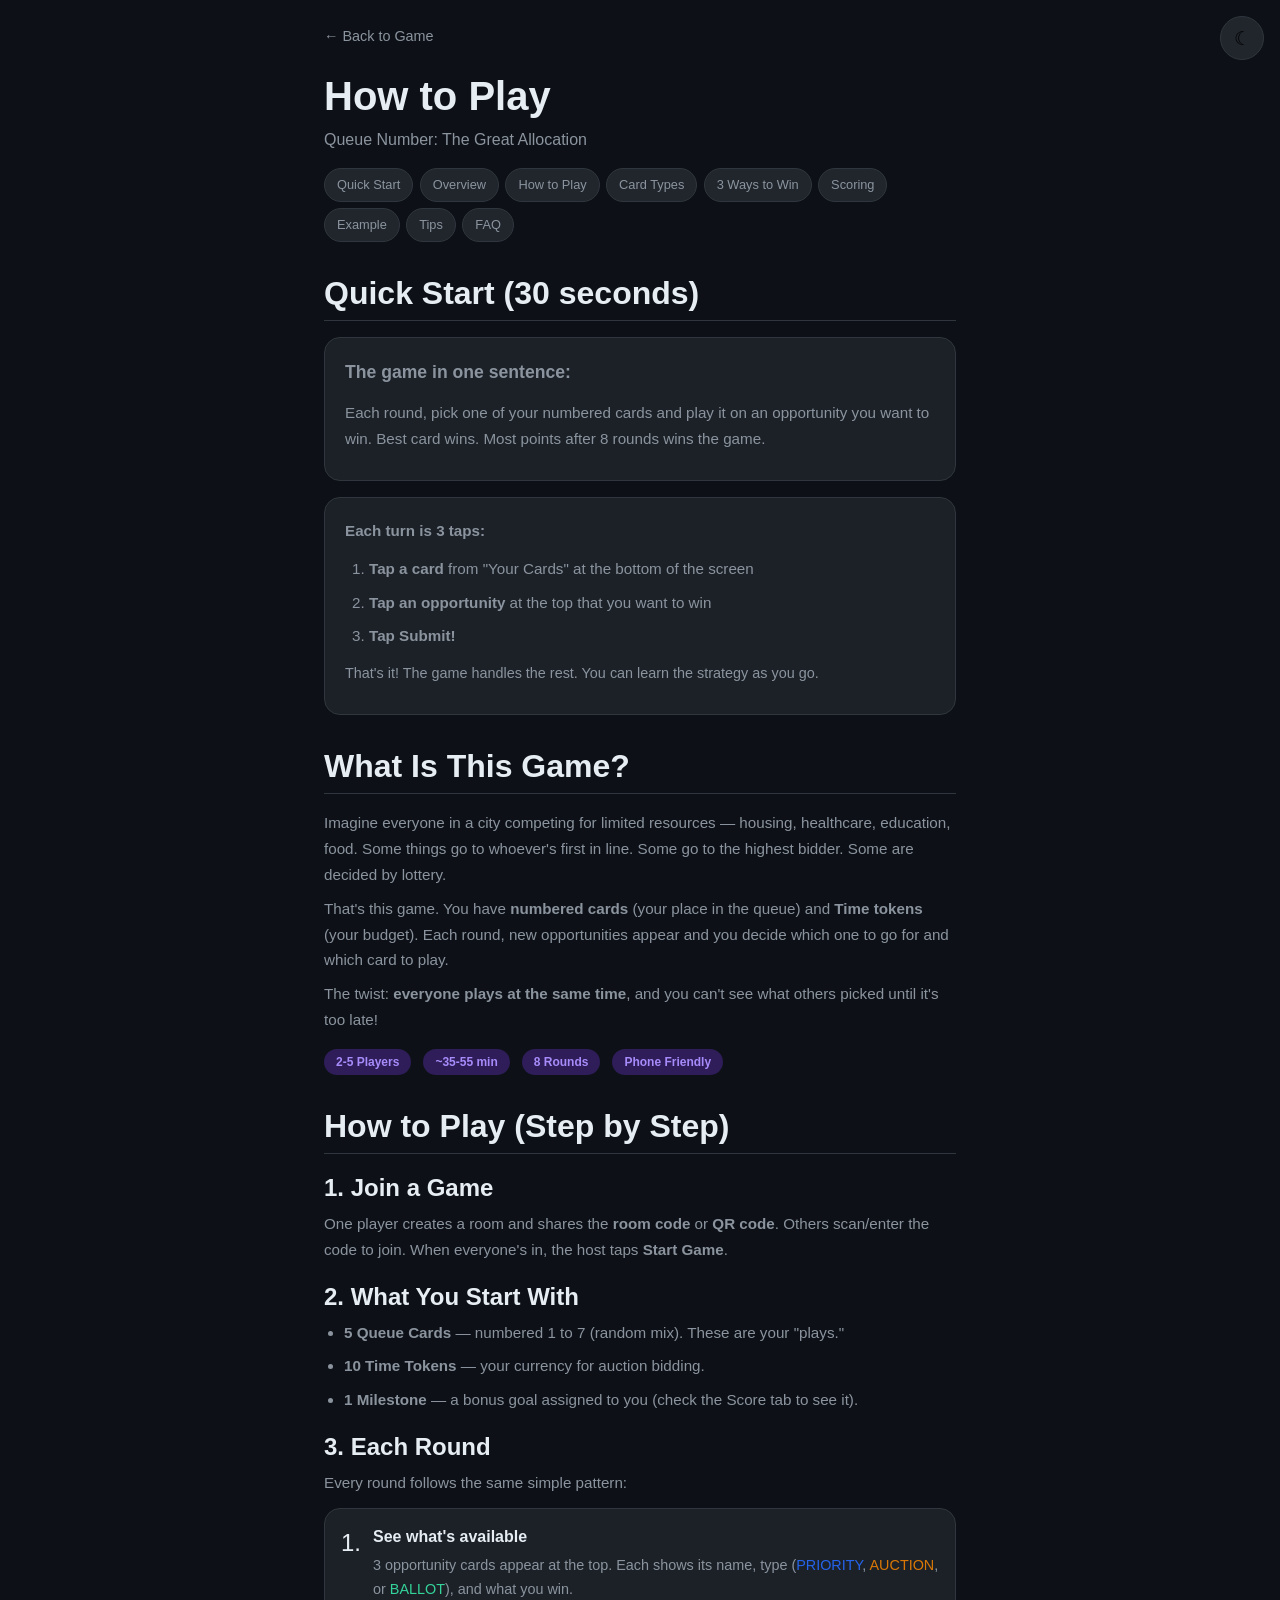
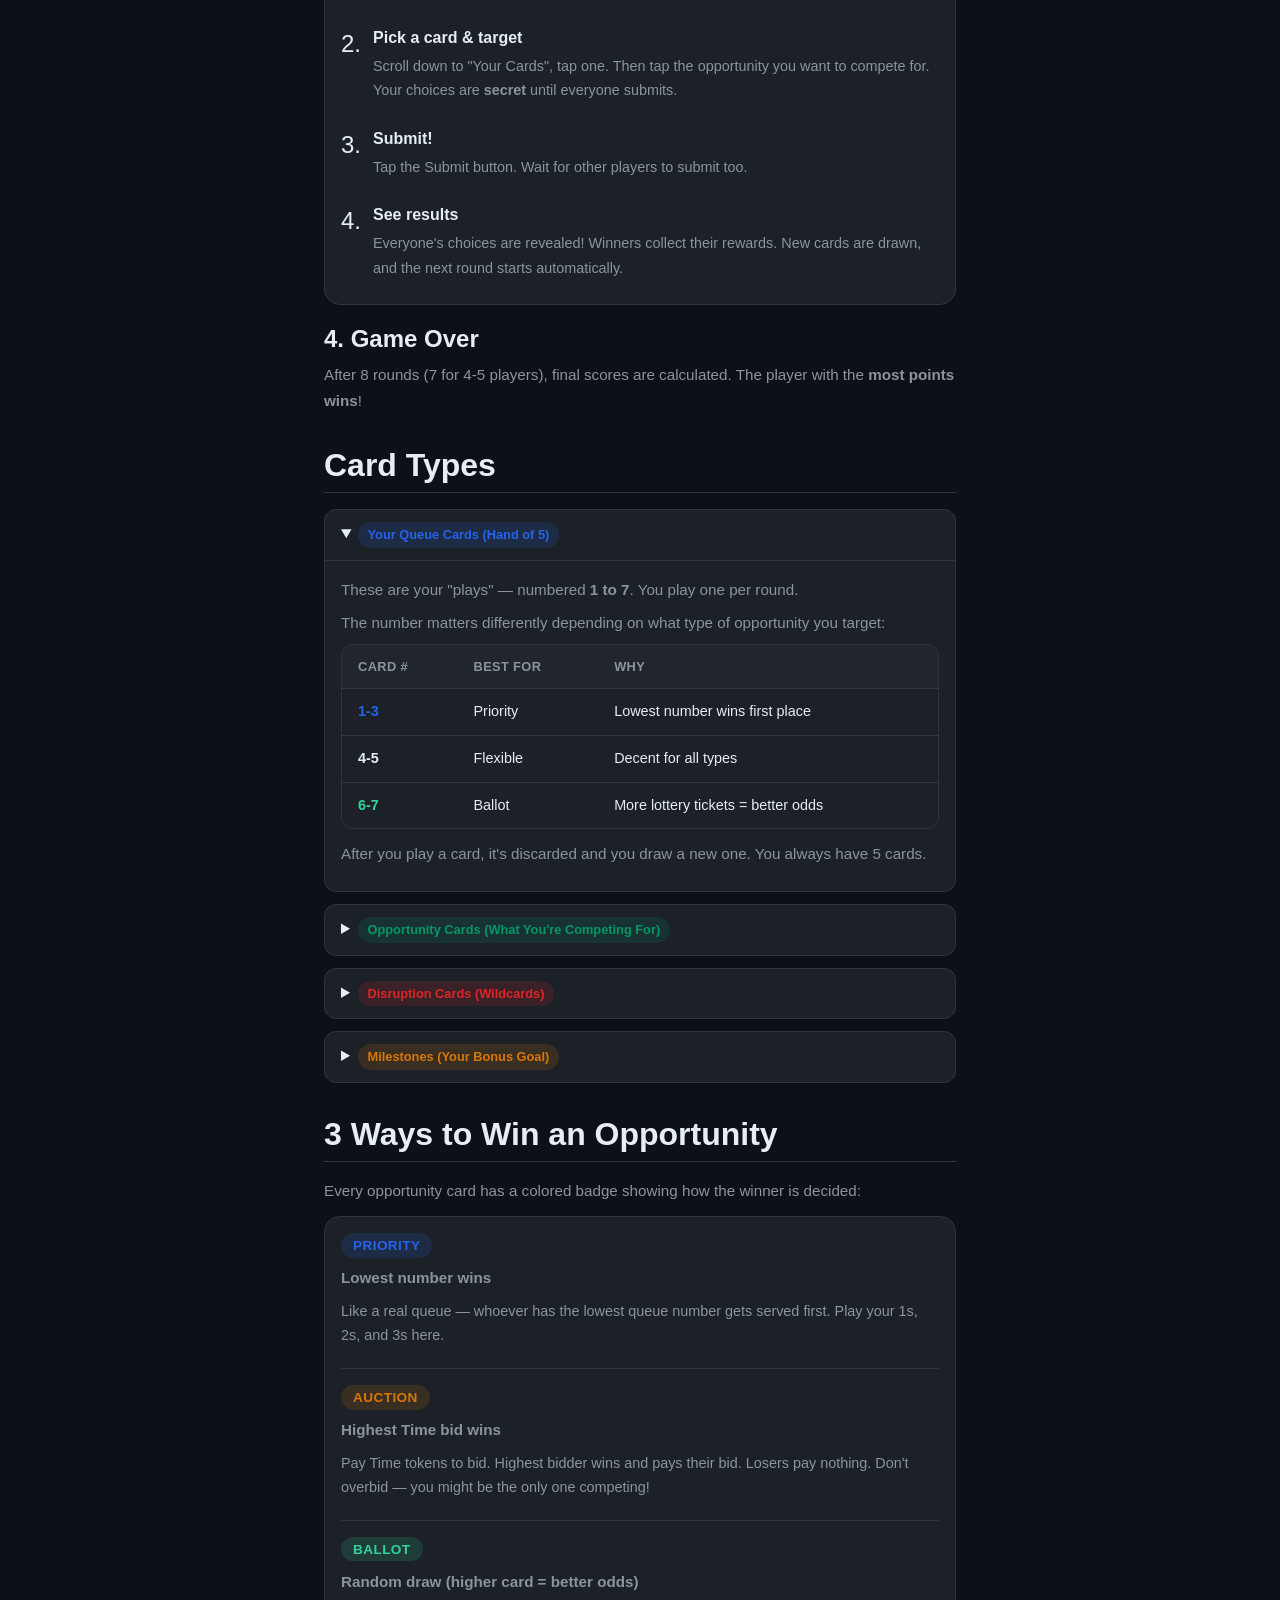
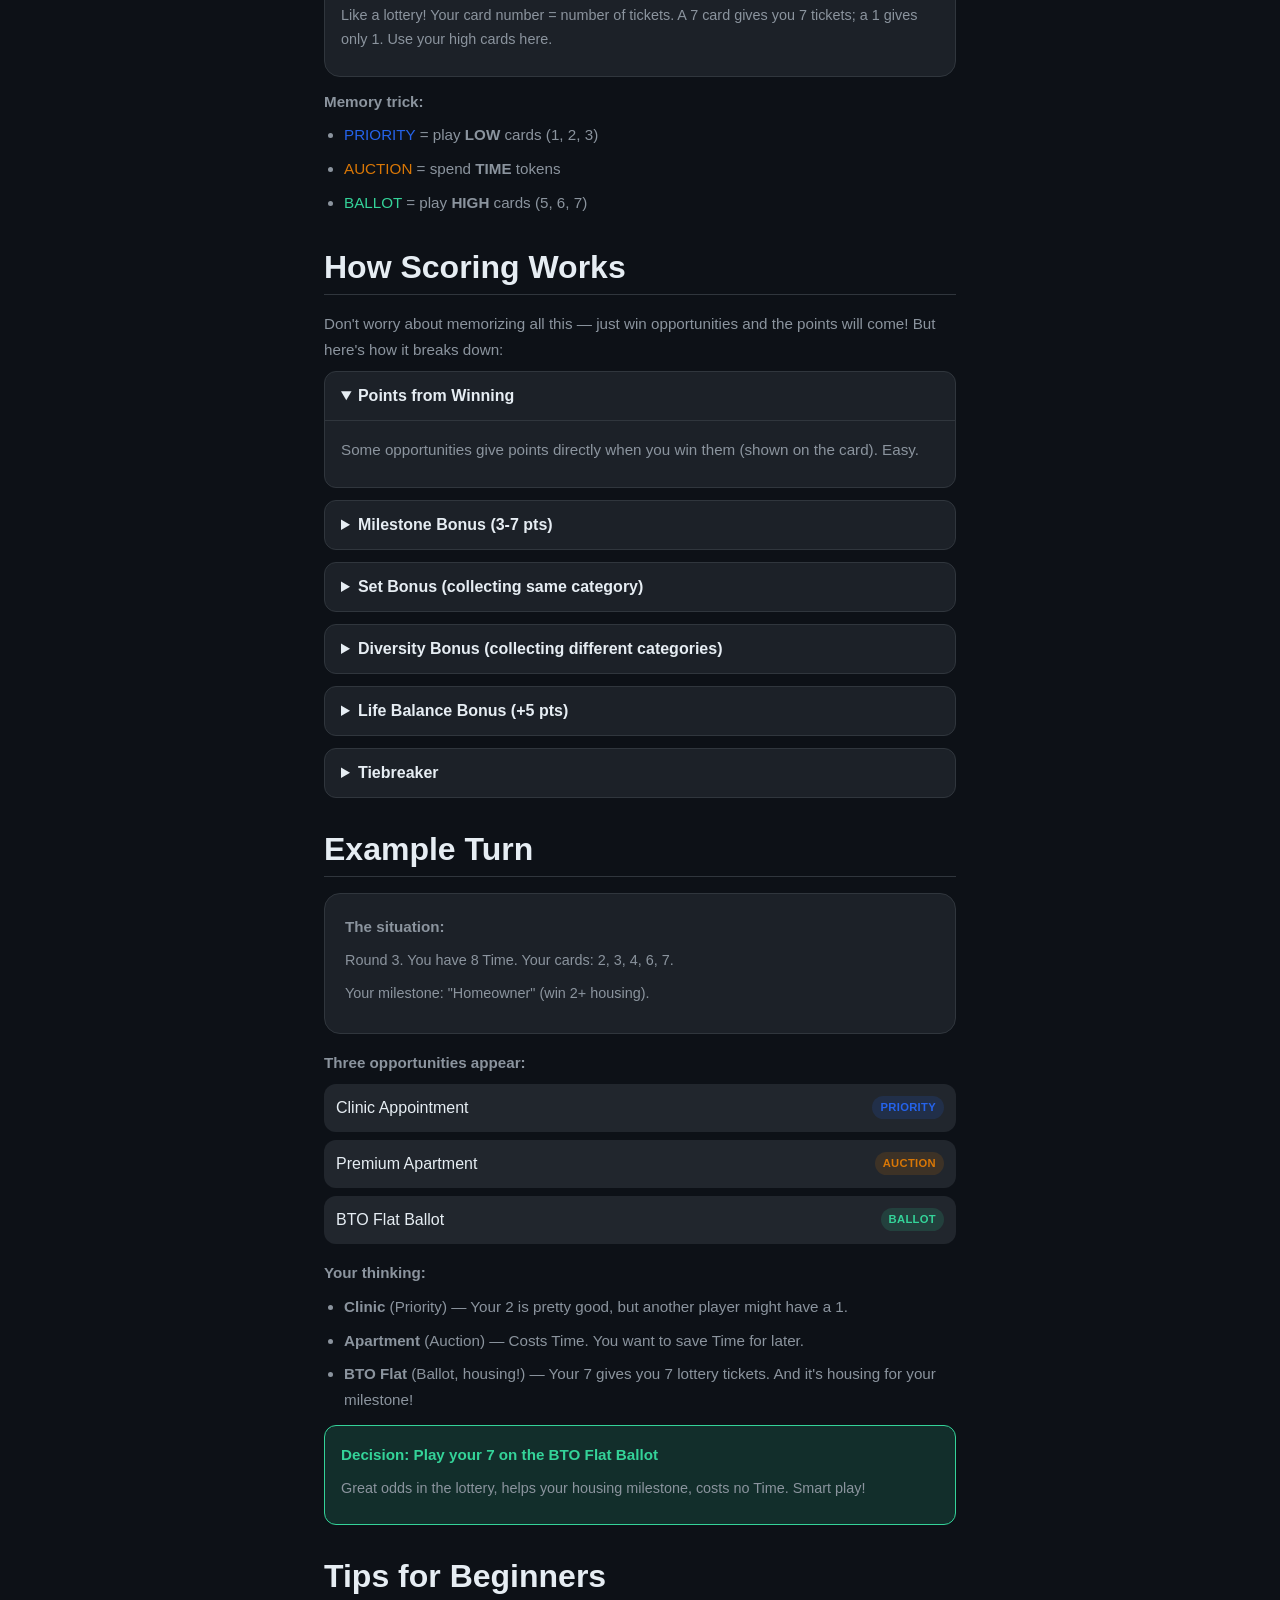
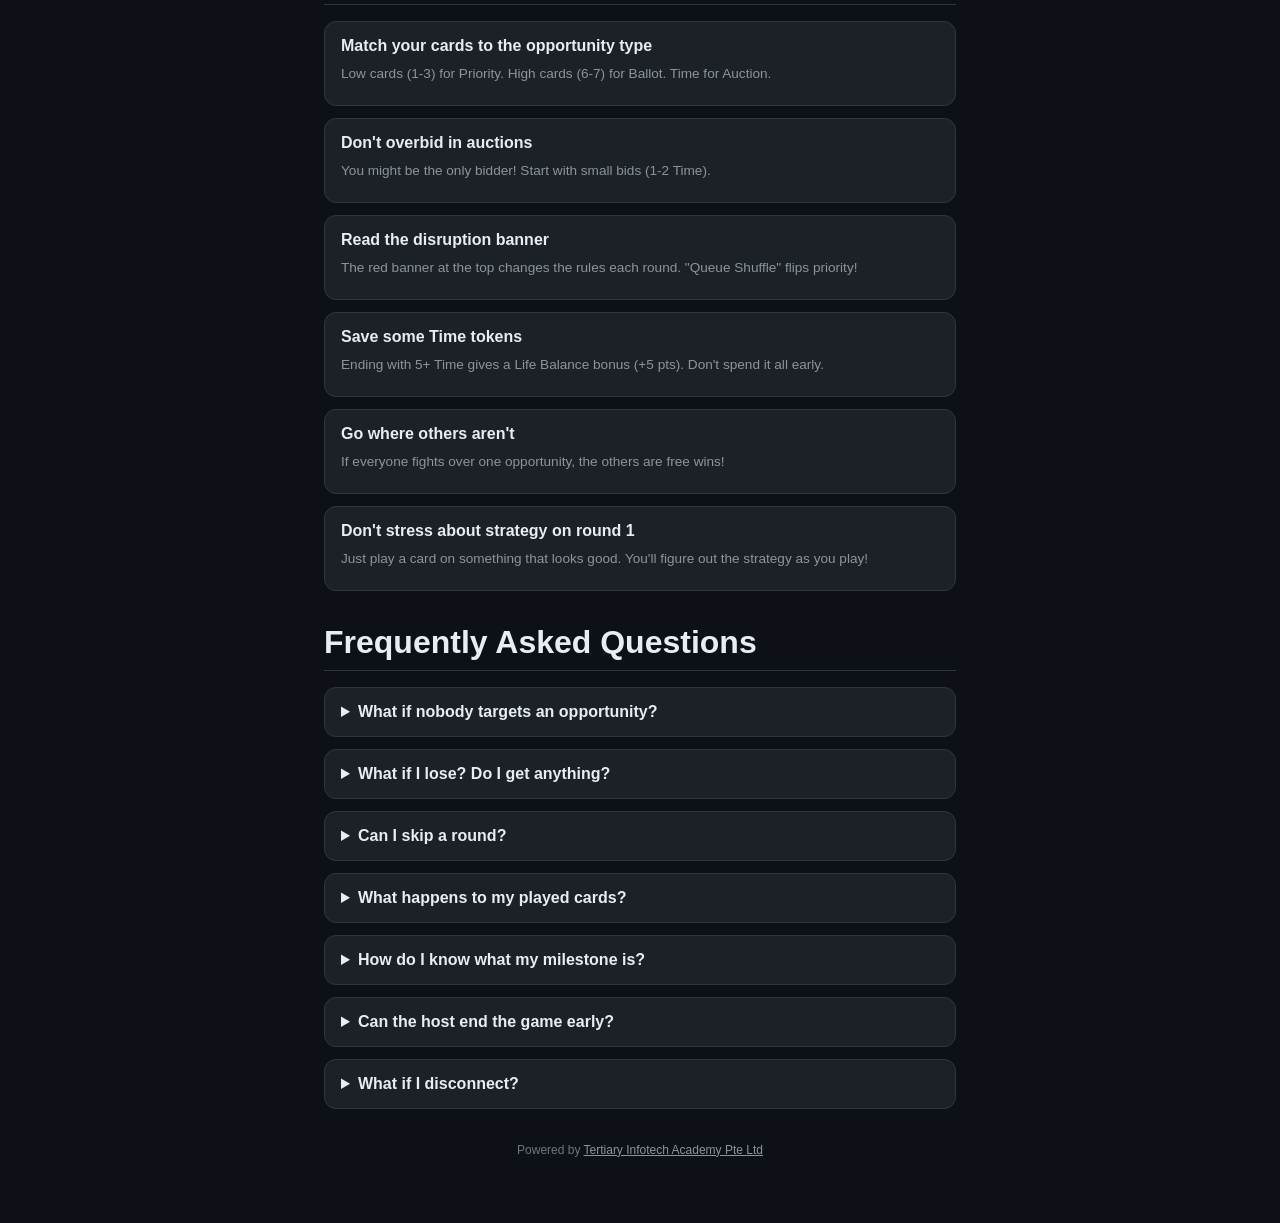
<file: instructions.html>
<!DOCTYPE html>
<html lang="en" data-theme="dark">
<head>
  <meta charset="UTF-8">
  <meta name="viewport" content="width=device-width, initial-scale=1.0, viewport-fit=cover">
  <meta name="theme-color" content="#0D1117">
  <title>How to Play — Queue Number</title>
  <link rel="stylesheet" href="style.css">
</head>
<body>

  <!-- Theme Toggle -->
  <button class="theme-toggle" id="theme-toggle" aria-label="Toggle theme">
    <span id="theme-icon">&#9790;</span>
  </button>

  <div class="instructions-page">
    <a href="index.html" class="instructions-back">&larr; Back to Game</a>

    <h1>How to Play</h1>
    <p class="text-secondary mb-2">Queue Number: The Great Allocation</p>

    <!-- Quick Nav -->
    <nav class="instructions-nav">
      <a href="#tldr">Quick Start</a>
      <a href="#overview">Overview</a>
      <a href="#how-to-play">How to Play</a>
      <a href="#cards">Card Types</a>
      <a href="#resolution">3 Ways to Win</a>
      <a href="#scoring">Scoring</a>
      <a href="#example">Example</a>
      <a href="#tips">Tips</a>
      <a href="#faq">FAQ</a>
    </nav>

    <!-- Quick Start (TL;DR) -->
    <section class="instructions-section" id="tldr">
      <h2>Quick Start (30 seconds)</h2>

      <div style="background:var(--bg-card);border:1px solid var(--border);border-radius:var(--radius-lg);padding:1.25rem;margin-bottom:1rem">
        <p style="font-size:1.1rem;font-weight:700;margin-bottom:0.75rem">The game in one sentence:</p>
        <p>Each round, pick one of your numbered cards and play it on an opportunity you want to win. Best card wins. Most points after 8 rounds wins the game.</p>
      </div>

      <div style="background:var(--bg-card);border:1px solid var(--border);border-radius:var(--radius-lg);padding:1.25rem">
        <p style="font-weight:700;margin-bottom:0.75rem">Each turn is 3 taps:</p>
        <ol style="margin-left:0;padding-left:1.5rem">
          <li style="margin-bottom:0.5rem"><strong>Tap a card</strong> from "Your Cards" at the bottom of the screen</li>
          <li style="margin-bottom:0.5rem"><strong>Tap an opportunity</strong> at the top that you want to win</li>
          <li style="margin-bottom:0.5rem"><strong>Tap Submit!</strong></li>
        </ol>
        <p style="margin-top:0.75rem;color:var(--text-secondary);font-size:0.9rem">That's it! The game handles the rest. You can learn the strategy as you go.</p>
      </div>
    </section>

    <!-- Overview -->
    <section class="instructions-section" id="overview">
      <h2>What Is This Game?</h2>
      <p>Imagine everyone in a city competing for limited resources — housing, healthcare, education, food. Some things go to whoever's first in line. Some go to the highest bidder. Some are decided by lottery.</p>
      <p>That's this game. You have <strong>numbered cards</strong> (your place in the queue) and <strong>Time tokens</strong> (your budget). Each round, new opportunities appear and you decide which one to go for and which card to play.</p>
      <p>The twist: <strong>everyone plays at the same time</strong>, and you can't see what others picked until it's too late!</p>

      <div style="display:flex;flex-wrap:wrap;gap:0.75rem;margin-top:1rem">
        <div class="badge badge-accent">2-5 Players</div>
        <div class="badge badge-accent">~35-55 min</div>
        <div class="badge badge-accent">8 Rounds</div>
        <div class="badge badge-accent">Phone Friendly</div>
      </div>
    </section>

    <!-- How to Play -->
    <section class="instructions-section" id="how-to-play">
      <h2>How to Play (Step by Step)</h2>

      <h3>1. Join a Game</h3>
      <p>One player creates a room and shares the <strong>room code</strong> or <strong>QR code</strong>. Others scan/enter the code to join. When everyone's in, the host taps <strong>Start Game</strong>.</p>

      <h3>2. What You Start With</h3>
      <ul>
        <li><strong>5 Queue Cards</strong> — numbered 1 to 7 (random mix). These are your "plays."</li>
        <li><strong>10 Time Tokens</strong> — your currency for auction bidding.</li>
        <li><strong>1 Milestone</strong> — a bonus goal assigned to you (check the Score tab to see it).</li>
      </ul>

      <h3>3. Each Round</h3>
      <p>Every round follows the same simple pattern:</p>

      <div style="background:var(--bg-card);border:1px solid var(--border);border-radius:var(--radius-lg);padding:1rem;margin:0.75rem 0">
        <div style="display:flex;align-items:flex-start;gap:0.75rem;margin-bottom:1rem">
          <span style="font-size:1.5rem">1.</span>
          <div>
            <strong>See what's available</strong>
            <p style="color:var(--text-secondary);font-size:0.9rem;margin-top:0.25rem">3 opportunity cards appear at the top. Each shows its name, type (<span style="color:var(--card-queue)">PRIORITY</span>, <span style="color:var(--card-milestone)">AUCTION</span>, or <span style="color:var(--success)">BALLOT</span>), and what you win.</p>
          </div>
        </div>
        <div style="display:flex;align-items:flex-start;gap:0.75rem;margin-bottom:1rem">
          <span style="font-size:1.5rem">2.</span>
          <div>
            <strong>Pick a card & target</strong>
            <p style="color:var(--text-secondary);font-size:0.9rem;margin-top:0.25rem">Scroll down to "Your Cards", tap one. Then tap the opportunity you want to compete for. Your choices are <strong>secret</strong> until everyone submits.</p>
          </div>
        </div>
        <div style="display:flex;align-items:flex-start;gap:0.75rem;margin-bottom:1rem">
          <span style="font-size:1.5rem">3.</span>
          <div>
            <strong>Submit!</strong>
            <p style="color:var(--text-secondary);font-size:0.9rem;margin-top:0.25rem">Tap the Submit button. Wait for other players to submit too.</p>
          </div>
        </div>
        <div style="display:flex;align-items:flex-start;gap:0.75rem">
          <span style="font-size:1.5rem">4.</span>
          <div>
            <strong>See results</strong>
            <p style="color:var(--text-secondary);font-size:0.9rem;margin-top:0.25rem">Everyone's choices are revealed! Winners collect their rewards. New cards are drawn, and the next round starts automatically.</p>
          </div>
        </div>
      </div>

      <h3>4. Game Over</h3>
      <p>After 8 rounds (7 for 4-5 players), final scores are calculated. The player with the <strong>most points wins</strong>!</p>
    </section>

    <!-- Card Types -->
    <section class="instructions-section" id="cards">
      <h2>Card Types</h2>

      <details open>
        <summary><span class="card-type-example queue">Your Queue Cards (Hand of 5)</span></summary>
        <div>
          <p>These are your "plays" — numbered <strong>1 to 7</strong>. You play one per round.</p>
          <p>The number matters differently depending on what type of opportunity you target:</p>

          <table class="score-table" style="margin-top:0.5rem;margin-bottom:0.75rem">
            <thead><tr><th>Card #</th><th>Best For</th><th>Why</th></tr></thead>
            <tbody>
              <tr><td style="font-weight:700;color:var(--card-queue)">1-3</td><td>Priority</td><td>Lowest number wins first place</td></tr>
              <tr><td style="font-weight:700">4-5</td><td>Flexible</td><td>Decent for all types</td></tr>
              <tr><td style="font-weight:700;color:var(--success)">6-7</td><td>Ballot</td><td>More lottery tickets = better odds</td></tr>
            </tbody>
          </table>

          <p>After you play a card, it's discarded and you draw a new one. You always have 5 cards.</p>
        </div>
      </details>

      <details>
        <summary><span class="card-type-example opp">Opportunity Cards (What You're Competing For)</span></summary>
        <div>
          <p>3 new opportunities appear each round. Each belongs to a <strong>category</strong> (housing, education, healthcare, transport, leisure, finance, food, tech) and offers rewards like:</p>
          <ul>
            <li><strong>Score points</strong> — direct points toward winning</li>
            <li><strong>Time tokens</strong> — more budget for auctions</li>
            <li><strong>Milestone progress</strong> — helps complete your bonus goal</li>
          </ul>
          <p>Tap any opportunity card to see its full details.</p>
        </div>
      </details>

      <details>
        <summary><span class="card-type-example dis">Disruption Cards (Wildcards)</span></summary>
        <div>
          <p>One is revealed at the start of each round (shown as a red banner). It changes the rules for that round only. Examples:</p>
          <ul>
            <li><strong>Double Reward</strong> — Everything pays double!</li>
            <li><strong>Queue Shuffle</strong> — Highest number wins priority instead of lowest</li>
            <li><strong>Time Tax</strong> — Everyone loses 1 Time</li>
            <li><strong>Clear Skies</strong> — No effect, play normally</li>
          </ul>
          <p>Always read the disruption banner before making your move!</p>
        </div>
      </details>

      <details>
        <summary><span class="card-type-example mile">Milestones (Your Bonus Goal)</span></summary>
        <div>
          <p>You're auto-assigned one at the start. Check it in the <strong>Score</strong> tab. It gives bonus points if you meet its condition by the end. Examples:</p>
          <ul>
            <li><strong>Homeowner</strong> — Win 2+ housing opportunities (+4 pts)</li>
            <li><strong>Diversifier</strong> — Win from 4+ different categories (+5 pts)</li>
            <li><strong>Time Lord</strong> — End with 8+ Time tokens (+5 pts)</li>
          </ul>
          <p>Your milestone hints at a good strategy, but don't stress about it — you'll earn points either way.</p>
        </div>
      </details>
    </section>

    <!-- Resolution Types -->
    <section class="instructions-section" id="resolution">
      <h2>3 Ways to Win an Opportunity</h2>
      <p>Every opportunity card has a colored badge showing how the winner is decided:</p>

      <div style="background:var(--bg-card);border:1px solid var(--border);border-radius:var(--radius-lg);padding:1rem;margin:0.75rem 0">
        <div style="margin-bottom:1.25rem">
          <span class="opp-type-badge type-priority" style="font-size:0.85rem;padding:0.3rem 0.75rem">PRIORITY</span>
          <p style="font-weight:700;margin-top:0.5rem">Lowest number wins</p>
          <p style="color:var(--text-secondary);font-size:0.9rem">Like a real queue — whoever has the lowest queue number gets served first. Play your 1s, 2s, and 3s here.</p>
        </div>

        <div style="margin-bottom:1.25rem;padding-top:1rem;border-top:1px solid var(--border)">
          <span class="opp-type-badge type-auction" style="font-size:0.85rem;padding:0.3rem 0.75rem">AUCTION</span>
          <p style="font-weight:700;margin-top:0.5rem">Highest Time bid wins</p>
          <p style="color:var(--text-secondary);font-size:0.9rem">Pay Time tokens to bid. Highest bidder wins and pays their bid. Losers pay nothing. Don't overbid — you might be the only one competing!</p>
        </div>

        <div style="padding-top:1rem;border-top:1px solid var(--border)">
          <span class="opp-type-badge type-ballot" style="font-size:0.85rem;padding:0.3rem 0.75rem">BALLOT</span>
          <p style="font-weight:700;margin-top:0.5rem">Random draw (higher card = better odds)</p>
          <p style="color:var(--text-secondary);font-size:0.9rem">Like a lottery! Your card number = number of tickets. A 7 card gives you 7 tickets; a 1 gives only 1. Use your high cards here.</p>
        </div>
      </div>

      <p style="font-weight:600;margin-top:0.75rem">Memory trick:</p>
      <ul>
        <li><span style="color:var(--card-queue)">PRIORITY</span> = play <strong>LOW</strong> cards (1, 2, 3)</li>
        <li><span style="color:var(--card-milestone)">AUCTION</span> = spend <strong>TIME</strong> tokens</li>
        <li><span style="color:var(--success)">BALLOT</span> = play <strong>HIGH</strong> cards (5, 6, 7)</li>
      </ul>
    </section>

    <!-- Scoring -->
    <section class="instructions-section" id="scoring">
      <h2>How Scoring Works</h2>
      <p>Don't worry about memorizing all this — just win opportunities and the points will come! But here's how it breaks down:</p>

      <details open>
        <summary>Points from Winning</summary>
        <div>
          <p>Some opportunities give points directly when you win them (shown on the card). Easy.</p>
        </div>
      </details>

      <details>
        <summary>Milestone Bonus (3-7 pts)</summary>
        <div>
          <p>If you meet your milestone's condition by the end, you get its points. Check the Score tab to see your milestone.</p>
        </div>
      </details>

      <details>
        <summary>Set Bonus (collecting same category)</summary>
        <div>
          <p>Win multiple opportunities from the <strong>same category</strong>:</p>
          <ul>
            <li>2 of the same category = <strong>+2 pts</strong></li>
            <li>3 of the same category = <strong>+5 pts</strong></li>
          </ul>
        </div>
      </details>

      <details>
        <summary>Diversity Bonus (collecting different categories)</summary>
        <div>
          <p>Win from <strong>many different categories</strong>:</p>
          <ul>
            <li>3 different categories = <strong>+3 pts</strong></li>
            <li>4 different categories = <strong>+6 pts</strong></li>
            <li>5+ different categories = <strong>+10 pts</strong></li>
          </ul>
        </div>
      </details>

      <details>
        <summary>Life Balance Bonus (+5 pts)</summary>
        <div>
          <p>If you end with <strong>3+ different categories AND 5+ Time remaining</strong>, you get +5 bonus points. This rewards balanced play.</p>
        </div>
      </details>

      <details>
        <summary>Tiebreaker</summary>
        <div>
          <p>If two players tie on total score, the player with <strong>more remaining Time tokens</strong> wins.</p>
        </div>
      </details>
    </section>

    <!-- Example Turn -->
    <section class="instructions-section" id="example">
      <h2>Example Turn</h2>

      <div style="background:var(--bg-card);border:1px solid var(--border);border-radius:var(--radius-lg);padding:1.25rem;margin-bottom:1rem">
        <p style="font-weight:700;margin-bottom:0.5rem">The situation:</p>
        <p style="color:var(--text-secondary);font-size:0.9rem">Round 3. You have 8 Time. Your cards: 2, 3, 4, 6, 7.</p>
        <p style="color:var(--text-secondary);font-size:0.9rem">Your milestone: "Homeowner" (win 2+ housing).</p>
      </div>

      <p style="font-weight:700;margin-bottom:0.5rem">Three opportunities appear:</p>

      <div style="display:flex;flex-direction:column;gap:0.5rem;margin-bottom:1rem">
        <div style="padding:0.75rem;background:var(--bg-tertiary);border-radius:var(--radius);display:flex;justify-content:space-between;align-items:center">
          <span>Clinic Appointment</span>
          <span class="opp-type-badge type-priority">PRIORITY</span>
        </div>
        <div style="padding:0.75rem;background:var(--bg-tertiary);border-radius:var(--radius);display:flex;justify-content:space-between;align-items:center">
          <span>Premium Apartment</span>
          <span class="opp-type-badge type-auction">AUCTION</span>
        </div>
        <div style="padding:0.75rem;background:var(--bg-tertiary);border-radius:var(--radius);display:flex;justify-content:space-between;align-items:center">
          <span>BTO Flat Ballot</span>
          <span class="opp-type-badge type-ballot">BALLOT</span>
        </div>
      </div>

      <p style="font-weight:700;margin-bottom:0.5rem">Your thinking:</p>
      <ul>
        <li><strong>Clinic</strong> (Priority) — Your 2 is pretty good, but another player might have a 1.</li>
        <li><strong>Apartment</strong> (Auction) — Costs Time. You want to save Time for later.</li>
        <li><strong>BTO Flat</strong> (Ballot, housing!) — Your 7 gives you 7 lottery tickets. And it's housing for your milestone!</li>
      </ul>

      <div style="background:var(--success-bg);border:1px solid var(--success);border-radius:var(--radius);padding:1rem;margin-top:0.75rem">
        <p style="font-weight:700;color:var(--success)">Decision: Play your 7 on the BTO Flat Ballot</p>
        <p style="color:var(--text-secondary);font-size:0.9rem;margin-top:0.25rem">Great odds in the lottery, helps your housing milestone, costs no Time. Smart play!</p>
      </div>
    </section>

    <!-- Tips -->
    <section class="instructions-section" id="tips">
      <h2>Tips for Beginners</h2>

      <div style="display:flex;flex-direction:column;gap:0.75rem">
        <div style="padding:0.75rem 1rem;background:var(--bg-card);border:1px solid var(--border);border-radius:var(--radius)">
          <strong>Match your cards to the opportunity type</strong>
          <p style="color:var(--text-secondary);font-size:0.85rem;margin-top:0.25rem">Low cards (1-3) for Priority. High cards (6-7) for Ballot. Time for Auction.</p>
        </div>
        <div style="padding:0.75rem 1rem;background:var(--bg-card);border:1px solid var(--border);border-radius:var(--radius)">
          <strong>Don't overbid in auctions</strong>
          <p style="color:var(--text-secondary);font-size:0.85rem;margin-top:0.25rem">You might be the only bidder! Start with small bids (1-2 Time).</p>
        </div>
        <div style="padding:0.75rem 1rem;background:var(--bg-card);border:1px solid var(--border);border-radius:var(--radius)">
          <strong>Read the disruption banner</strong>
          <p style="color:var(--text-secondary);font-size:0.85rem;margin-top:0.25rem">The red banner at the top changes the rules each round. "Queue Shuffle" flips priority!</p>
        </div>
        <div style="padding:0.75rem 1rem;background:var(--bg-card);border:1px solid var(--border);border-radius:var(--radius)">
          <strong>Save some Time tokens</strong>
          <p style="color:var(--text-secondary);font-size:0.85rem;margin-top:0.25rem">Ending with 5+ Time gives a Life Balance bonus (+5 pts). Don't spend it all early.</p>
        </div>
        <div style="padding:0.75rem 1rem;background:var(--bg-card);border:1px solid var(--border);border-radius:var(--radius)">
          <strong>Go where others aren't</strong>
          <p style="color:var(--text-secondary);font-size:0.85rem;margin-top:0.25rem">If everyone fights over one opportunity, the others are free wins!</p>
        </div>
        <div style="padding:0.75rem 1rem;background:var(--bg-card);border:1px solid var(--border);border-radius:var(--radius)">
          <strong>Don't stress about strategy on round 1</strong>
          <p style="color:var(--text-secondary);font-size:0.85rem;margin-top:0.25rem">Just play a card on something that looks good. You'll figure out the strategy as you play!</p>
        </div>
      </div>
    </section>

    <!-- FAQ -->
    <section class="instructions-section" id="faq">
      <h2>Frequently Asked Questions</h2>

      <details>
        <summary>What if nobody targets an opportunity?</summary>
        <div><p>It goes unclaimed and is discarded. Wasted opportunity!</p></div>
      </details>

      <details>
        <summary>What if I lose? Do I get anything?</summary>
        <div><p>Some opportunities give a small "consolation" reward (usually 1 Time) to losers. Tap the opportunity to see if it has one.</p></div>
      </details>

      <details>
        <summary>Can I skip a round?</summary>
        <div><p>No, you must play a card each round. But you can intentionally target an opportunity nobody else wants for a free win!</p></div>
      </details>

      <details>
        <summary>What happens to my played cards?</summary>
        <div><p>They're discarded after each round and you draw a new card. You always have 5 cards in hand.</p></div>
      </details>

      <details>
        <summary>How do I know what my milestone is?</summary>
        <div><p>Go to the <strong>Score</strong> tab during the game. Your milestone is shown below the scoreboard.</p></div>
      </details>

      <details>
        <summary>Can the host end the game early?</summary>
        <div><p>Yes! The host has a menu button (three lines) in the top-right corner with options to end game, restart, or leave.</p></div>
      </details>

      <details>
        <summary>What if I disconnect?</summary>
        <div><p>The game saves your session. Refresh the page and you'll auto-reconnect to your game.</p></div>
      </details>
    </section>

    <p class="text-muted text-center" style="font-size:0.75rem;margin-top:2rem">
      Powered by <a href="https://www.tertiarycourses.com.sg/" target="_blank" rel="noopener" style="color:var(--text-secondary);text-decoration:underline">Tertiary Infotech Academy Pte Ltd</a>
    </p>

  </div>

  <!-- Scroll to top -->
  <button class="scroll-top-btn" id="scroll-top" aria-label="Scroll to top">&uarr;</button>

  <script>
    (function() {
      const saved = localStorage.getItem('qn-theme');
      if (saved) document.documentElement.setAttribute('data-theme', saved);

      const icon = document.getElementById('theme-icon');
      const isDark = document.documentElement.getAttribute('data-theme') !== 'light';
      if (icon) icon.innerHTML = isDark ? '&#9790;' : '&#9728;';

      document.getElementById('theme-toggle').addEventListener('click', () => {
        const current = document.documentElement.getAttribute('data-theme');
        const next = current === 'light' ? 'dark' : 'light';
        document.documentElement.setAttribute('data-theme', next);
        localStorage.setItem('qn-theme', next);
        icon.innerHTML = next === 'light' ? '&#9728;' : '&#9790;';
      });

      const scrollBtn = document.getElementById('scroll-top');
      window.addEventListener('scroll', () => {
        scrollBtn.classList.toggle('visible', window.scrollY > 400);
      });
      scrollBtn.addEventListener('click', () => {
        window.scrollTo({ top: 0, behavior: 'smooth' });
      });
    })();
  </script>

</body>
</html>
</file>
<file: style.css>
/* ============================================================
   Queue Number: The Great Allocation — Styles
   Mobile-first, dark mode default
   ============================================================ */

/* --- Reset & Base --- */
*, *::before, *::after {
  box-sizing: border-box;
  margin: 0;
  padding: 0;
}

html {
  font-size: 16px;
  -webkit-text-size-adjust: 100%;
  -webkit-tap-highlight-color: transparent;
  scroll-behavior: smooth;
}

body {
  font-family: -apple-system, BlinkMacSystemFont, 'Segoe UI', Roboto, 'Helvetica Neue', Arial, sans-serif;
  line-height: 1.5;
  background: var(--bg-primary);
  color: var(--text-primary);
  min-height: 100dvh;
  overflow-x: hidden;
  transition: background-color 0.3s ease, color 0.3s ease;
}

/* --- CSS Custom Properties (Dark Default) --- */
:root {
  --bg-primary: #0D1117;
  --bg-secondary: #161B22;
  --bg-tertiary: #21262D;
  --bg-card: #1C2128;
  --bg-card-hover: #252B33;
  --bg-overlay: rgba(0, 0, 0, 0.7);
  --text-primary: #E6EDF3;
  --text-secondary: #8B949E;
  --text-muted: #6E7681;
  --accent: #7C3AED;
  --accent-light: #A78BFA;
  --accent-glow: rgba(124, 58, 237, 0.3);
  --accent-secondary: #06B6D4;
  --danger: #F87171;
  --danger-bg: rgba(248, 113, 113, 0.15);
  --success: #34D399;
  --success-bg: rgba(52, 211, 153, 0.15);
  --warning: #FBBF24;
  --warning-bg: rgba(251, 191, 36, 0.15);
  --border: #30363D;
  --border-light: #21262D;
  --card-opportunity: #059669;
  --card-opportunity-bg: rgba(5, 150, 105, 0.15);
  --card-queue: #2563EB;
  --card-queue-bg: rgba(37, 99, 235, 0.15);
  --card-milestone: #D97706;
  --card-milestone-bg: rgba(217, 119, 6, 0.15);
  --card-disruption: #DC2626;
  --card-disruption-bg: rgba(220, 38, 38, 0.15);
  --radius-sm: 8px;
  --radius: 12px;
  --radius-lg: 16px;
  --radius-xl: 20px;
  --shadow-sm: 0 1px 3px rgba(0, 0, 0, 0.3);
  --shadow: 0 4px 12px rgba(0, 0, 0, 0.4);
  --shadow-lg: 0 8px 24px rgba(0, 0, 0, 0.5);
  --shadow-glow: 0 0 20px var(--accent-glow);
  --transition: 0.2s ease;
  --transition-slow: 0.4s ease;
  --nav-height: 60px;
  --action-height: 64px;
  --header-height: 52px;
  --safe-bottom: env(safe-area-inset-bottom, 0px);
}

[data-theme="light"] {
  --bg-primary: #F8FAFC;
  --bg-secondary: #FFFFFF;
  --bg-tertiary: #F1F5F9;
  --bg-card: #FFFFFF;
  --bg-card-hover: #F8FAFC;
  --bg-overlay: rgba(0, 0, 0, 0.5);
  --text-primary: #1E293B;
  --text-secondary: #64748B;
  --text-muted: #94A3B8;
  --accent: #7C3AED;
  --accent-light: #8B5CF6;
  --accent-glow: rgba(124, 58, 237, 0.2);
  --border: #E2E8F0;
  --border-light: #F1F5F9;
  --card-opportunity-bg: rgba(5, 150, 105, 0.1);
  --card-queue-bg: rgba(37, 99, 235, 0.1);
  --card-milestone-bg: rgba(217, 119, 6, 0.1);
  --card-disruption-bg: rgba(220, 38, 38, 0.1);
  --shadow-sm: 0 1px 3px rgba(0, 0, 0, 0.08);
  --shadow: 0 4px 12px rgba(0, 0, 0, 0.1);
  --shadow-lg: 0 8px 24px rgba(0, 0, 0, 0.12);
}

/* --- Typography --- */
h1, h2, h3, h4 {
  font-weight: 700;
  line-height: 1.2;
}

h1 { font-size: clamp(1.5rem, 5vw, 2.5rem); }
h2 { font-size: clamp(1.25rem, 4vw, 2rem); }
h3 { font-size: clamp(1.1rem, 3vw, 1.5rem); }
h4 { font-size: clamp(1rem, 2.5vw, 1.25rem); }

/* --- Utility Classes --- */
.hidden { display: none !important; }
.sr-only {
  position: absolute; width: 1px; height: 1px;
  padding: 0; margin: -1px; overflow: hidden;
  clip: rect(0,0,0,0); border: 0;
}

.text-center { text-align: center; }
.text-secondary { color: var(--text-secondary); }
.text-muted { color: var(--text-muted); }
.text-accent { color: var(--accent-light); }
.text-success { color: var(--success); }
.text-danger { color: var(--danger); }
.text-warning { color: var(--warning); }

.mt-1 { margin-top: 0.5rem; }
.mt-2 { margin-top: 1rem; }
.mt-3 { margin-top: 1.5rem; }
.mb-1 { margin-bottom: 0.5rem; }
.mb-2 { margin-bottom: 1rem; }
.gap-1 { gap: 0.5rem; }
.gap-2 { gap: 1rem; }

/* --- Screen System --- */
.screen {
  display: none;
  min-height: 100dvh;
  padding: 1rem;
  padding-bottom: calc(1rem + var(--safe-bottom));
  animation: fadeIn 0.3s ease;
}

.screen.active {
  display: flex;
  flex-direction: column;
}

@keyframes fadeIn {
  from { opacity: 0; transform: translateY(8px); }
  to { opacity: 1; transform: translateY(0); }
}

/* --- Buttons --- */
.btn {
  display: inline-flex;
  align-items: center;
  justify-content: center;
  gap: 0.5rem;
  padding: 0.875rem 1.5rem;
  border: none;
  border-radius: var(--radius);
  font-size: 1rem;
  font-weight: 600;
  cursor: pointer;
  transition: all var(--transition);
  min-height: 48px;
  min-width: 48px;
  text-decoration: none;
  user-select: none;
  -webkit-user-select: none;
  touch-action: manipulation;
}

.btn:active {
  transform: scale(0.97);
}

.btn-primary {
  background: var(--accent);
  color: #fff;
  box-shadow: var(--shadow-sm), 0 0 0 0 var(--accent-glow);
}

.btn-primary:hover {
  background: var(--accent-light);
  box-shadow: var(--shadow), var(--shadow-glow);
}

.btn-primary:disabled {
  background: var(--bg-tertiary);
  color: var(--text-muted);
  cursor: not-allowed;
  box-shadow: none;
}

.btn-secondary {
  background: var(--bg-tertiary);
  color: var(--text-primary);
  border: 1px solid var(--border);
}

.btn-secondary:hover {
  background: var(--bg-card-hover);
  border-color: var(--accent);
}

.btn-ghost {
  background: transparent;
  color: var(--text-secondary);
}

.btn-ghost:hover {
  background: var(--bg-tertiary);
  color: var(--text-primary);
}

.btn-danger {
  background: var(--danger);
  color: #fff;
}

.btn-success {
  background: var(--success);
  color: #000;
}

.btn-lg {
  padding: 1rem 2rem;
  font-size: 1.1rem;
  border-radius: var(--radius-lg);
}

.btn-sm {
  padding: 0.5rem 1rem;
  font-size: 0.875rem;
  min-height: 36px;
}

.btn-full {
  width: 100%;
}

.btn-icon {
  padding: 0.75rem;
  border-radius: 50%;
}

/* --- Input Fields --- */
.input-group {
  display: flex;
  flex-direction: column;
  gap: 0.5rem;
}

.input-group label {
  font-size: 0.875rem;
  font-weight: 600;
  color: var(--text-secondary);
}

.input {
  padding: 0.875rem 1rem;
  background: var(--bg-tertiary);
  border: 1.5px solid var(--border);
  border-radius: var(--radius);
  color: var(--text-primary);
  font-size: 1rem;
  min-height: 48px;
  transition: border-color var(--transition);
  width: 100%;
}

.input:focus {
  outline: none;
  border-color: var(--accent);
  box-shadow: 0 0 0 3px var(--accent-glow);
}

.input::placeholder {
  color: var(--text-muted);
}

.input-code {
  font-size: 1.5rem;
  font-weight: 700;
  text-align: center;
  letter-spacing: 0.3em;
  text-transform: uppercase;
}

/* --- Cards (UI Panels) --- */
.panel {
  background: var(--bg-card);
  border: 1px solid var(--border);
  border-radius: var(--radius-lg);
  padding: 1.25rem;
  box-shadow: var(--shadow-sm);
  transition: all var(--transition);
}

.panel-header {
  display: flex;
  align-items: center;
  justify-content: space-between;
  margin-bottom: 1rem;
}

.panel-title {
  font-size: 1rem;
  font-weight: 700;
  color: var(--text-primary);
}

/* --- Badge --- */
.badge {
  display: inline-flex;
  align-items: center;
  padding: 0.25rem 0.75rem;
  border-radius: 100px;
  font-size: 0.75rem;
  font-weight: 600;
}

.badge-accent {
  background: var(--accent-glow);
  color: var(--accent-light);
}

.badge-success {
  background: var(--success-bg);
  color: var(--success);
}

.badge-danger {
  background: var(--danger-bg);
  color: var(--danger);
}

.badge-warning {
  background: var(--warning-bg);
  color: var(--warning);
}

/* --- Toast Notifications --- */
.toast-container {
  position: fixed;
  top: 1rem;
  left: 50%;
  transform: translateX(-50%);
  z-index: 9999;
  display: flex;
  flex-direction: column;
  gap: 0.5rem;
  pointer-events: none;
  width: calc(100% - 2rem);
  max-width: 400px;
}

.toast {
  background: var(--bg-card);
  border: 1px solid var(--border);
  border-radius: var(--radius);
  padding: 0.875rem 1.25rem;
  box-shadow: var(--shadow-lg);
  animation: toastIn 0.3s ease, toastOut 0.3s ease 2.7s forwards;
  pointer-events: auto;
  font-size: 0.9rem;
  font-weight: 500;
}

.toast-success { border-left: 3px solid var(--success); }
.toast-error { border-left: 3px solid var(--danger); }
.toast-info { border-left: 3px solid var(--accent); }

@keyframes toastIn {
  from { opacity: 0; transform: translateY(-12px); }
  to { opacity: 1; transform: translateY(0); }
}

@keyframes toastOut {
  from { opacity: 1; }
  to { opacity: 0; transform: translateY(-12px); }
}

/* ============================================================
   LANDING SCREEN
   ============================================================ */
#screen-landing {
  align-items: center;
  justify-content: center;
  text-align: center;
  gap: 2rem;
  padding: 2rem 1.5rem;
}

.landing-logo {
  display: flex;
  flex-direction: column;
  align-items: center;
  gap: 0.75rem;
}

.landing-logo-icon {
  width: 80px;
  height: 80px;
  background: linear-gradient(135deg, var(--accent), var(--accent-secondary));
  border-radius: var(--radius-xl);
  display: flex;
  align-items: center;
  justify-content: center;
  font-size: 2.5rem;
  box-shadow: var(--shadow-glow);
}

.landing-title {
  font-size: clamp(1.75rem, 6vw, 2.75rem);
  font-weight: 800;
  background: linear-gradient(135deg, var(--accent-light), var(--accent-secondary));
  -webkit-background-clip: text;
  -webkit-text-fill-color: transparent;
  background-clip: text;
}

.landing-tagline {
  color: var(--text-secondary);
  font-size: clamp(0.9rem, 3vw, 1.1rem);
  max-width: 320px;
}

.landing-actions {
  display: flex;
  flex-direction: column;
  gap: 0.75rem;
  width: 100%;
  max-width: 320px;
}

.landing-join-form {
  display: flex;
  flex-direction: column;
  gap: 0.75rem;
}

.landing-footer {
  display: flex;
  align-items: center;
  gap: 1rem;
}

.landing-footer a {
  color: var(--text-secondary);
  text-decoration: none;
  font-size: 0.9rem;
  transition: color var(--transition);
}

.landing-footer a:hover {
  color: var(--accent-light);
}

/* --- Theme Toggle --- */
.theme-toggle {
  position: fixed;
  top: 1rem;
  right: 1rem;
  z-index: 100;
  background: var(--bg-tertiary);
  border: 1px solid var(--border);
  border-radius: 50%;
  width: 44px;
  height: 44px;
  display: flex;
  align-items: center;
  justify-content: center;
  cursor: pointer;
  transition: all var(--transition);
  font-size: 1.2rem;
}

.theme-toggle:hover {
  background: var(--bg-card-hover);
  border-color: var(--accent);
}

/* ============================================================
   LOBBY SCREEN
   ============================================================ */
#screen-lobby {
  padding-top: 1.5rem;
  gap: 1.25rem;
  max-width: 480px;
  margin: 0 auto;
  width: 100%;
}

.lobby-header {
  text-align: center;
}

.lobby-header h2 {
  margin-bottom: 0.25rem;
}

.lobby-room-code {
  display: flex;
  align-items: center;
  justify-content: center;
  gap: 1rem;
  margin-top: 0.75rem;
}

.room-code-display {
  font-size: 2rem;
  font-weight: 800;
  letter-spacing: 0.2em;
  color: var(--accent-light);
  background: var(--bg-tertiary);
  padding: 0.5rem 1.25rem;
  border-radius: var(--radius);
  border: 1px solid var(--border);
  font-family: 'SF Mono', 'Fira Code', monospace;
}

.lobby-qr {
  display: flex;
  flex-direction: column;
  align-items: center;
  gap: 0.75rem;
  padding: 1.25rem;
  background: var(--bg-card);
  border-radius: var(--radius-lg);
  border: 1px solid var(--border);
}

.lobby-qr p {
  color: var(--text-secondary);
  font-size: 0.85rem;
}

#qr-container {
  background: #fff;
  padding: 12px;
  border-radius: var(--radius);
  display: inline-block;
}

#qr-container img,
#qr-container canvas {
  display: block;
}

.lobby-share-actions {
  display: flex;
  gap: 0.5rem;
  width: 100%;
}

.lobby-share-actions .btn {
  flex: 1;
}

.lobby-players {
  display: flex;
  flex-direction: column;
  gap: 0.5rem;
}

.lobby-player-card {
  display: flex;
  align-items: center;
  gap: 0.75rem;
  padding: 0.875rem 1rem;
  background: var(--bg-card);
  border: 1px solid var(--border);
  border-radius: var(--radius);
  transition: all var(--transition);
  animation: slideIn 0.3s ease;
}

@keyframes slideIn {
  from { opacity: 0; transform: translateX(-12px); }
  to { opacity: 1; transform: translateX(0); }
}

.player-avatar {
  width: 40px;
  height: 40px;
  border-radius: 50%;
  display: flex;
  align-items: center;
  justify-content: center;
  font-weight: 700;
  font-size: 1.1rem;
  color: #fff;
  flex-shrink: 0;
}

.player-avatar-0 { background: linear-gradient(135deg, #7C3AED, #A78BFA); }
.player-avatar-1 { background: linear-gradient(135deg, #06B6D4, #67E8F9); }
.player-avatar-2 { background: linear-gradient(135deg, #F59E0B, #FCD34D); }
.player-avatar-3 { background: linear-gradient(135deg, #EF4444, #FCA5A5); }
.player-avatar-4 { background: linear-gradient(135deg, #10B981, #6EE7B7); }

.player-info {
  flex: 1;
}

.player-name {
  font-weight: 600;
  font-size: 1rem;
}

.player-status {
  font-size: 0.8rem;
  color: var(--text-muted);
}

.player-host-badge {
  font-size: 0.7rem;
  font-weight: 700;
  padding: 0.2rem 0.6rem;
  border-radius: 100px;
  background: var(--accent-glow);
  color: var(--accent-light);
  text-transform: uppercase;
  letter-spacing: 0.05em;
}

.connection-dot {
  width: 10px;
  height: 10px;
  border-radius: 50%;
  flex-shrink: 0;
}

.connection-dot.online { background: var(--success); box-shadow: 0 0 6px var(--success); }
.connection-dot.offline { background: var(--text-muted); }

.lobby-start {
  margin-top: auto;
  padding-top: 1rem;
}

/* ============================================================
   GAME SCREEN
   ============================================================ */
#screen-game {
  padding: 0;
  min-height: 100dvh;
}

/* --- Game Header --- */
.game-header {
  position: sticky;
  top: 0;
  z-index: 50;
  display: flex;
  align-items: center;
  justify-content: space-between;
  padding: 0.625rem 1rem;
  background: var(--bg-secondary);
  border-bottom: 1px solid var(--border);
  min-height: var(--header-height);
}

.game-header-left {
  display: flex;
  align-items: center;
  gap: 0.75rem;
}

.game-round-badge {
  font-size: 0.8rem;
  font-weight: 700;
  padding: 0.25rem 0.75rem;
  border-radius: 100px;
  background: var(--accent-glow);
  color: var(--accent-light);
}

.game-phase-badge {
  font-size: 0.75rem;
  font-weight: 600;
  padding: 0.25rem 0.6rem;
  border-radius: 100px;
  text-transform: uppercase;
  letter-spacing: 0.05em;
}

.phase-reveal { background: var(--card-opportunity-bg); color: var(--card-opportunity); }
.phase-commit { background: var(--card-queue-bg); color: var(--card-queue); }
.phase-resolve { background: var(--card-milestone-bg); color: var(--card-milestone); }
.phase-refresh { background: var(--warning-bg); color: var(--warning); }

.game-header-right {
  display: flex;
  align-items: center;
  gap: 0.5rem;
}

.game-room-code {
  font-size: 0.75rem;
  color: var(--text-muted);
  font-family: monospace;
}

/* Host Menu — bottom sheet on mobile */
.host-menu {
  position: fixed;
  bottom: 0;
  left: 0;
  right: 0;
  z-index: 200;
  background: var(--bg-card);
  border-top: 1px solid var(--border);
  border-radius: var(--radius-xl) var(--radius-xl) 0 0;
  box-shadow: 0 -4px 24px rgba(0, 0, 0, 0.5);
  padding: 0.5rem 0 calc(0.5rem + var(--safe-bottom));
  animation: slideUp 0.25s ease;
}

@keyframes slideUp {
  from { transform: translateY(100%); }
  to { transform: translateY(0); }
}

.host-menu::before {
  content: '';
  display: block;
  width: 36px;
  height: 4px;
  background: var(--text-muted);
  border-radius: 2px;
  margin: 0.25rem auto 0.75rem;
}

.host-menu-item {
  display: flex;
  align-items: center;
  justify-content: center;
  width: 100%;
  padding: 1rem;
  background: none;
  border: none;
  border-bottom: 1px solid var(--border-light);
  color: var(--text-primary);
  font-size: 1rem;
  font-weight: 600;
  cursor: pointer;
  transition: background var(--transition);
  min-height: 52px;
}

.host-menu-item:last-child { border-bottom: none; }
.host-menu-item:hover { background: var(--bg-tertiary); }
.host-menu-item:active { background: var(--bg-tertiary); transform: scale(0.98); }
.host-menu-danger { color: var(--danger); }
.host-menu-danger:hover { background: var(--danger-bg); }

.host-menu-backdrop {
  position: fixed;
  top: 0; left: 0; right: 0; bottom: 0;
  z-index: 199;
  background: rgba(0, 0, 0, 0.5);
  animation: fadeIn 0.2s ease;
}

.game-time-display {
  display: flex;
  align-items: center;
  gap: 0.35rem;
  font-weight: 700;
  font-size: 0.9rem;
  color: var(--warning);
}

/* --- Game Main Content Area --- */
.game-main {
  flex: 1;
  overflow-y: auto;
  padding-bottom: calc(var(--action-height) + var(--nav-height) + var(--safe-bottom) + 1rem);
}

.tab-content {
  display: none;
  padding: 1rem;
  animation: fadeIn 0.25s ease;
}

.tab-content.active {
  display: block;
}

/* --- Board Tab --- */
.disruption-banner {
  display: flex;
  align-items: center;
  gap: 0.75rem;
  padding: 0.75rem 1rem;
  background: var(--card-disruption-bg);
  border: 1px solid var(--card-disruption);
  border-radius: var(--radius);
  margin-bottom: 1rem;
  font-size: 0.9rem;
}

.disruption-banner .icon {
  font-size: 1.3rem;
  flex-shrink: 0;
}

.disruption-banner .label {
  font-weight: 700;
  color: var(--card-disruption);
}

.disruption-banner .text {
  color: var(--text-secondary);
  font-size: 0.85rem;
}

.opportunity-row {
  display: flex;
  flex-direction: column;
  gap: 0.75rem;
}

.opportunity-card {
  background: var(--bg-card);
  border: 2px solid var(--border);
  border-radius: var(--radius-lg);
  padding: 1rem;
  transition: all var(--transition);
  cursor: pointer;
  position: relative;
  overflow: hidden;
}

.opportunity-card::before {
  content: '';
  position: absolute;
  top: 0;
  left: 0;
  width: 4px;
  height: 100%;
  background: var(--card-opportunity);
}

.opportunity-card.selected {
  border-color: var(--accent);
  box-shadow: var(--shadow-glow);
  background: var(--bg-card-hover);
}

.opportunity-card:active {
  transform: scale(0.98);
}

.opp-header {
  display: flex;
  align-items: flex-start;
  justify-content: space-between;
  gap: 0.5rem;
  margin-bottom: 0.5rem;
}

.opp-title {
  font-weight: 700;
  font-size: 1rem;
}

.opp-type-badge {
  font-size: 0.7rem;
  font-weight: 700;
  padding: 0.2rem 0.5rem;
  border-radius: 100px;
  text-transform: uppercase;
  white-space: nowrap;
  letter-spacing: 0.03em;
}

.type-priority { background: var(--card-queue-bg); color: var(--card-queue); }
.type-auction { background: var(--card-milestone-bg); color: var(--card-milestone); }
.type-ballot { background: var(--success-bg); color: var(--success); }

.opp-details {
  display: flex;
  flex-wrap: wrap;
  gap: 0.5rem;
  margin-top: 0.5rem;
}

.opp-detail {
  display: flex;
  align-items: center;
  gap: 0.25rem;
  font-size: 0.8rem;
  color: var(--text-secondary);
}

.opp-detail .value {
  font-weight: 600;
  color: var(--text-primary);
}

.opp-description {
  font-size: 0.85rem;
  color: var(--text-secondary);
  margin-top: 0.25rem;
}

.opp-reward-summary {
  font-size: 0.8rem;
  color: var(--text-secondary);
  margin-top: 0.25rem;
}

.inline-hand { margin-top: 1.5rem; padding-top: 1rem; border-top: 1px solid var(--border); }
.inline-hand h3 { font-size: 1rem; margin-bottom: 0.75rem; }

.opp-assigned-count {
  position: absolute;
  top: 0.5rem;
  right: 0.5rem;
  font-size: 0.7rem;
  font-weight: 700;
  padding: 0.15rem 0.5rem;
  border-radius: 100px;
  background: var(--accent-glow);
  color: var(--accent-light);
}

/* --- Hand Tab --- */
.hand-section {
  padding-bottom: 1rem;
}

.hand-info {
  display: flex;
  align-items: center;
  justify-content: space-between;
  margin-bottom: 1rem;
}

.hand-info h3 {
  font-size: 1rem;
}

.hand-count {
  font-size: 0.85rem;
  color: var(--text-muted);
}

.card-carousel {
  display: flex;
  gap: 0.75rem;
  overflow-x: auto;
  scroll-snap-type: x mandatory;
  -webkit-overflow-scrolling: touch;
  padding: 0.5rem 1rem 1rem 0;
  padding-right: 1rem;
  scroll-padding: 0 1rem;
  scrollbar-width: none;
}

.card-carousel::-webkit-scrollbar { display: none; }

.game-card {
  flex: 0 0 auto;
  width: 130px;
  min-height: 200px;
  background: var(--bg-card);
  border: 2px solid var(--border);
  border-radius: var(--radius-lg);
  padding: 0.875rem;
  scroll-snap-align: center;
  cursor: pointer;
  transition: all var(--transition);
  display: flex;
  flex-direction: column;
  position: relative;
  user-select: none;
  -webkit-user-select: none;
}

.game-card:active {
  transform: scale(0.95);
}

.game-card.selected {
  border-color: var(--accent);
  box-shadow: var(--shadow-glow);
  transform: translateY(-8px);
}

.game-card.selected::after {
  content: '\2713';
  position: absolute;
  top: -8px;
  right: -8px;
  width: 24px;
  height: 24px;
  background: var(--accent);
  color: #fff;
  border-radius: 50%;
  display: flex;
  align-items: center;
  justify-content: center;
  font-size: 0.75rem;
  font-weight: 700;
}

.game-card.queue-card { border-top: 3px solid var(--card-queue); }
.game-card.milestone-card { border-top: 3px solid var(--card-milestone); }

.card-number {
  font-size: 2rem;
  font-weight: 800;
  text-align: center;
  margin: 0.5rem 0;
  background: linear-gradient(135deg, var(--card-queue), var(--accent-secondary));
  -webkit-background-clip: text;
  -webkit-text-fill-color: transparent;
  background-clip: text;
}

.card-name {
  font-size: 0.8rem;
  font-weight: 700;
  text-align: center;
  margin-bottom: 0.25rem;
  overflow: hidden;
  text-overflow: ellipsis;
  white-space: nowrap;
}

.card-effect {
  font-size: 0.7rem;
  color: var(--text-secondary);
  text-align: center;
  margin-top: auto;
  line-height: 1.3;
  overflow: hidden;
  text-overflow: ellipsis;
  display: -webkit-box;
  -webkit-line-clamp: 3;
  -webkit-box-orient: vertical;
}

.card-type-label {
  font-size: 0.65rem;
  font-weight: 700;
  text-transform: uppercase;
  letter-spacing: 0.05em;
  color: var(--text-muted);
  text-align: center;
}

/* --- Milestone Display in Hand --- */
.milestones-section {
  margin-top: 1.5rem;
}

.milestones-section h4 {
  margin-bottom: 0.75rem;
  font-size: 0.9rem;
}

.milestone-list {
  display: flex;
  flex-direction: column;
  gap: 0.5rem;
}

.milestone-item {
  display: flex;
  align-items: center;
  gap: 0.75rem;
  padding: 0.75rem;
  background: var(--card-milestone-bg);
  border: 1px solid var(--card-milestone);
  border-radius: var(--radius);
}

.milestone-points {
  font-size: 1.25rem;
  font-weight: 800;
  color: var(--card-milestone);
  min-width: 2rem;
  text-align: center;
}

.milestone-info {
  flex: 1;
}

.milestone-title {
  font-weight: 600;
  font-size: 0.9rem;
}

.milestone-condition {
  font-size: 0.75rem;
  color: var(--text-secondary);
}

/* --- Score Tab --- */
.score-table {
  width: 100%;
  border-collapse: separate;
  border-spacing: 0;
  border-radius: var(--radius);
  overflow: hidden;
  border: 1px solid var(--border);
}

.score-table th,
.score-table td {
  padding: 0.75rem 1rem;
  text-align: left;
  border-bottom: 1px solid var(--border);
}

.score-table th {
  background: var(--bg-tertiary);
  font-size: 0.8rem;
  font-weight: 700;
  color: var(--text-secondary);
  text-transform: uppercase;
  letter-spacing: 0.03em;
}

.score-table td {
  background: var(--bg-card);
  font-size: 0.9rem;
}

.score-table tr:last-child td { border-bottom: none; }

.score-table .score-value {
  font-weight: 700;
  color: var(--accent-light);
}

.score-player-cell {
  display: flex;
  align-items: center;
  gap: 0.5rem;
}

.score-mini-avatar {
  width: 28px;
  height: 28px;
  border-radius: 50%;
  display: flex;
  align-items: center;
  justify-content: center;
  font-size: 0.75rem;
  font-weight: 700;
  color: #fff;
  flex-shrink: 0;
}

/* --- Log Tab --- */
.game-log {
  display: flex;
  flex-direction: column;
  gap: 0.5rem;
}

.log-entry {
  display: flex;
  gap: 0.75rem;
  padding: 0.625rem;
  border-radius: var(--radius-sm);
  font-size: 0.85rem;
  background: var(--bg-card);
  border: 1px solid var(--border-light);
}

.log-round {
  font-weight: 700;
  color: var(--text-muted);
  font-size: 0.75rem;
  min-width: 3rem;
}

.log-text {
  color: var(--text-secondary);
}

.log-text strong {
  color: var(--text-primary);
}

/* --- Action Bar --- */
.action-bar {
  position: fixed;
  bottom: calc(var(--nav-height) + var(--safe-bottom));
  left: 0;
  right: 0;
  z-index: 40;
  padding: 0.5rem 1rem;
  background: var(--bg-secondary);
  border-top: 1px solid var(--border);
  display: flex;
  gap: 0.5rem;
  align-items: center;
}

.action-bar .btn {
  flex: 1;
}

.action-bar-info {
  flex: 1;
  font-size: 0.85rem;
  color: var(--text-secondary);
  text-align: center;
}

.time-bid-control {
  display: flex;
  align-items: center;
  gap: 0.5rem;
  flex: 1;
}

.time-bid-control label {
  font-size: 0.8rem;
  font-weight: 600;
  color: var(--text-secondary);
  white-space: nowrap;
}

.time-bid-control input[type="range"] {
  flex: 1;
  accent-color: var(--accent);
  height: 6px;
}

.time-bid-value {
  font-weight: 700;
  font-size: 0.9rem;
  color: var(--warning);
  min-width: 1.5rem;
  text-align: center;
}

/* --- Bottom Navigation --- */
.bottom-nav {
  position: fixed;
  bottom: 0;
  left: 0;
  right: 0;
  z-index: 50;
  display: flex;
  background: var(--bg-secondary);
  border-top: 1px solid var(--border);
  height: calc(var(--nav-height) + var(--safe-bottom));
  padding-bottom: var(--safe-bottom);
}

.nav-tab {
  flex: 1;
  display: flex;
  flex-direction: column;
  align-items: center;
  justify-content: center;
  gap: 0.2rem;
  padding: 0.5rem 0;
  background: none;
  border: none;
  color: var(--text-muted);
  font-size: 0.65rem;
  font-weight: 600;
  cursor: pointer;
  transition: all var(--transition);
  min-height: 48px;
  text-transform: uppercase;
  letter-spacing: 0.03em;
}

.nav-tab .nav-icon {
  font-size: 1.25rem;
  transition: all var(--transition);
}

.nav-tab.active {
  color: var(--accent-light);
}

.nav-tab.active .nav-icon {
  transform: scale(1.15);
}

.nav-tab:active {
  transform: scale(0.95);
}

.nav-tab-badge {
  position: absolute;
  top: 4px;
  right: calc(50% - 16px);
  width: 8px;
  height: 8px;
  background: var(--danger);
  border-radius: 50%;
}

/* ============================================================
   GAME OVER SCREEN
   ============================================================ */
#screen-gameover {
  align-items: center;
  justify-content: center;
  text-align: center;
  gap: 1.5rem;
  padding: 2rem 1.5rem;
}

.gameover-crown {
  font-size: 3rem;
  animation: bounce 1s ease infinite;
}

@keyframes bounce {
  0%, 100% { transform: translateY(0); }
  50% { transform: translateY(-10px); }
}

.gameover-winner {
  font-size: clamp(1.5rem, 5vw, 2rem);
  font-weight: 800;
  background: linear-gradient(135deg, var(--warning), var(--accent-light));
  -webkit-background-clip: text;
  -webkit-text-fill-color: transparent;
  background-clip: text;
}

.gameover-score {
  font-size: 3rem;
  font-weight: 800;
  color: var(--accent-light);
}

.gameover-breakdown {
  width: 100%;
  max-width: 400px;
}

.breakdown-item {
  display: flex;
  justify-content: space-between;
  padding: 0.625rem 0;
  border-bottom: 1px solid var(--border);
  font-size: 0.9rem;
}

.breakdown-label { color: var(--text-secondary); }
.breakdown-value { font-weight: 700; }

.gameover-rankings {
  width: 100%;
  max-width: 400px;
}

.ranking-item {
  display: flex;
  align-items: center;
  gap: 0.75rem;
  padding: 0.75rem;
  background: var(--bg-card);
  border: 1px solid var(--border);
  border-radius: var(--radius);
  margin-bottom: 0.5rem;
}

.ranking-position {
  font-size: 1.25rem;
  font-weight: 800;
  min-width: 2rem;
  text-align: center;
}

.ranking-position:nth-child(1) { color: var(--warning); }

.ranking-name { flex: 1; font-weight: 600; }
.ranking-score { font-weight: 700; color: var(--accent-light); }

.gameover-actions {
  display: flex;
  gap: 0.75rem;
  width: 100%;
  max-width: 320px;
}

.gameover-actions .btn { flex: 1; }

/* ============================================================
   CARD DETAIL MODAL
   ============================================================ */
dialog {
  background: transparent;
  border: none;
  padding: 1rem;
  max-width: 90vw;
  max-height: 85vh;
  width: 360px;
  margin: auto;
  z-index: 9998;
}

dialog::backdrop {
  background: var(--bg-overlay);
  backdrop-filter: blur(4px);
}

dialog[open] {
  animation: modalIn 0.3s ease;
}

@keyframes modalIn {
  from { opacity: 0; transform: scale(0.9); }
  to { opacity: 1; transform: scale(1); }
}

.modal-content {
  background: var(--bg-card);
  border: 1px solid var(--border);
  border-radius: var(--radius-xl);
  padding: 1.5rem;
  box-shadow: var(--shadow-lg);
  color: var(--text-primary);
  position: relative;
}

.modal-close {
  position: absolute;
  top: 0.75rem;
  right: 0.75rem;
  width: 36px;
  height: 36px;
  border-radius: 50%;
  border: none;
  background: var(--bg-tertiary);
  color: var(--text-secondary);
  font-size: 1.1rem;
  cursor: pointer;
  display: flex;
  align-items: center;
  justify-content: center;
  transition: all var(--transition);
}

.modal-close:hover { background: var(--danger-bg); color: var(--danger); }

.modal-card-type {
  font-size: 0.7rem;
  font-weight: 700;
  text-transform: uppercase;
  letter-spacing: 0.05em;
  margin-bottom: 0.5rem;
}

.modal-card-title {
  font-size: 1.25rem;
  font-weight: 800;
  margin-bottom: 0.75rem;
}

.modal-card-body {
  font-size: 0.9rem;
  color: var(--text-secondary);
  line-height: 1.6;
}

.modal-card-stats {
  display: grid;
  grid-template-columns: 1fr 1fr;
  gap: 0.5rem;
  margin-top: 1rem;
}

.modal-stat {
  padding: 0.5rem;
  background: var(--bg-tertiary);
  border-radius: var(--radius-sm);
  text-align: center;
}

.modal-stat-label {
  font-size: 0.7rem;
  color: var(--text-muted);
  text-transform: uppercase;
}

.modal-stat-value {
  font-size: 1.1rem;
  font-weight: 700;
}

/* --- Results Modal --- */
.results-content {
  max-height: 70vh;
  overflow-y: auto;
}

.result-item {
  padding: 0.75rem;
  background: var(--bg-tertiary);
  border-radius: var(--radius);
  margin-bottom: 0.5rem;
}

.result-opp-name {
  font-weight: 700;
  font-size: 0.9rem;
  margin-bottom: 0.5rem;
}

.result-winner {
  display: flex;
  align-items: center;
  gap: 0.5rem;
  color: var(--success);
  font-weight: 600;
  font-size: 0.85rem;
}

.result-participants {
  margin-top: 0.5rem;
  font-size: 0.8rem;
  color: var(--text-secondary);
}

/* --- Commit Review Panel --- */
.commit-review {
  background: var(--bg-card);
  border: 1px solid var(--accent);
  border-radius: var(--radius-lg);
  padding: 1rem;
  margin-top: 1rem;
}

.commit-review h4 {
  font-size: 0.9rem;
  margin-bottom: 0.75rem;
  color: var(--accent-light);
}

.commit-summary-item {
  display: flex;
  justify-content: space-between;
  padding: 0.4rem 0;
  font-size: 0.85rem;
  border-bottom: 1px solid var(--border-light);
}

.commit-summary-item:last-child { border-bottom: none; }

/* --- Waiting Overlay --- */
.waiting-overlay {
  display: flex;
  flex-direction: column;
  align-items: center;
  justify-content: center;
  gap: 1rem;
  padding: 2rem;
  text-align: center;
}

.waiting-spinner {
  width: 40px;
  height: 40px;
  border: 3px solid var(--border);
  border-top-color: var(--accent);
  border-radius: 50%;
  animation: spin 1s linear infinite;
}

@keyframes spin {
  to { transform: rotate(360deg); }
}

.waiting-text {
  color: var(--text-secondary);
  font-size: 0.9rem;
}

.waiting-count {
  font-weight: 700;
  color: var(--accent-light);
}

/* --- Milestone Choice Modal --- */
.milestone-choice {
  display: flex;
  flex-direction: column;
  gap: 0.75rem;
}

.milestone-choice-card {
  padding: 1rem;
  background: var(--bg-tertiary);
  border: 2px solid var(--border);
  border-radius: var(--radius);
  cursor: pointer;
  transition: all var(--transition);
}

.milestone-choice-card:active { transform: scale(0.97); }
.milestone-choice-card.selected {
  border-color: var(--card-milestone);
  background: var(--card-milestone-bg);
}

/* --- Tutorial Modal --- */
.tutorial-slides {
  position: relative;
  min-height: 180px;
}

.tutorial-slide {
  display: none;
  text-align: center;
  padding: 0.5rem 0;
}

.tutorial-slide.active {
  display: block;
  animation: fadeIn 0.3s ease;
}

.tutorial-slide-icon {
  font-size: 2.5rem;
  margin-bottom: 0.75rem;
}

.tutorial-slide h4 {
  font-size: 1.1rem;
  margin-bottom: 0.5rem;
}

.tutorial-slide p {
  font-size: 0.9rem;
  color: var(--text-secondary);
  line-height: 1.5;
}

.tutorial-dots {
  display: flex;
  justify-content: center;
  gap: 0.5rem;
  margin: 1rem 0;
}

.tutorial-dot {
  width: 8px;
  height: 8px;
  border-radius: 50%;
  background: var(--border);
  transition: all var(--transition);
}

.tutorial-dot.active {
  background: var(--accent);
  transform: scale(1.3);
}

.tutorial-nav {
  display: flex;
  gap: 0.5rem;
}

.tutorial-nav .btn {
  flex: 1;
}

/* --- Help Button --- */
.btn-help {
  width: 32px;
  height: 32px;
  min-width: 32px;
  min-height: 32px;
  padding: 0;
  border-radius: 50%;
  background: var(--bg-tertiary);
  border: 1px solid var(--border);
  color: var(--text-secondary);
  font-size: 0.85rem;
  font-weight: 700;
  cursor: pointer;
  display: flex;
  align-items: center;
  justify-content: center;
  transition: all var(--transition);
  margin-left: 0.5rem;
}

.btn-help:hover {
  background: var(--accent-glow);
  color: var(--accent-light);
  border-color: var(--accent);
}

/* --- Card flip animation --- */
.card-flip-enter {
  animation: cardFlip 0.5s ease;
}

@keyframes cardFlip {
  0% { transform: rotateY(90deg); opacity: 0; }
  50% { transform: rotateY(90deg); opacity: 0; }
  100% { transform: rotateY(0); opacity: 1; }
}

/* --- Tap pulse --- */
.tap-pulse {
  animation: tapPulse 0.2s ease;
}

@keyframes tapPulse {
  0% { transform: scale(1); }
  50% { transform: scale(0.95); }
  100% { transform: scale(1); }
}

/* ============================================================
   RESPONSIVE - Tablet
   ============================================================ */
@media (min-width: 768px) {
  .opportunity-row {
    flex-direction: row;
    gap: 1rem;
  }

  .opportunity-card {
    flex: 1;
  }

  .game-card {
    width: 160px;
    min-height: 220px;
  }

  .gameover-actions {
    flex-direction: row;
  }

  .landing-actions {
    max-width: 360px;
  }

  #screen-lobby {
    max-width: 540px;
  }
}

/* ============================================================
   RESPONSIVE - Desktop
   ============================================================ */
@media (min-width: 1024px) {
  #screen-game {
    max-width: 900px;
    margin: 0 auto;
  }

  .game-main {
    padding-left: 1.5rem;
    padding-right: 1.5rem;
  }

  .opportunity-row {
    gap: 1.25rem;
  }

  .game-card {
    width: 170px;
    min-height: 240px;
    padding: 1rem;
  }

  .action-bar {
    max-width: 900px;
    left: 50%;
    transform: translateX(-50%);
    border-radius: var(--radius) var(--radius) 0 0;
  }

  .bottom-nav {
    max-width: 900px;
    left: 50%;
    transform: translateX(-50%);
  }
}

/* ============================================================
   INSTRUCTIONS PAGE
   ============================================================ */
.instructions-page {
  max-width: 680px;
  margin: 0 auto;
  padding: 1.5rem;
  padding-bottom: 4rem;
}

.instructions-page h1 {
  margin-bottom: 0.5rem;
}

.instructions-back {
  display: inline-flex;
  align-items: center;
  gap: 0.5rem;
  color: var(--text-secondary);
  text-decoration: none;
  font-size: 0.9rem;
  margin-bottom: 1.5rem;
  transition: color var(--transition);
}

.instructions-back:hover { color: var(--accent-light); }

.instructions-nav {
  display: flex;
  flex-wrap: wrap;
  gap: 0.4rem;
  margin-bottom: 2rem;
}

.instructions-nav a {
  padding: 0.4rem 0.75rem;
  background: var(--bg-tertiary);
  border: 1px solid var(--border);
  border-radius: 100px;
  color: var(--text-secondary);
  text-decoration: none;
  font-size: 0.8rem;
  transition: all var(--transition);
}

.instructions-nav a:hover {
  background: var(--accent-glow);
  color: var(--accent-light);
  border-color: var(--accent);
}

.instructions-section {
  margin-bottom: 2rem;
}

.instructions-section h2 {
  padding-bottom: 0.5rem;
  border-bottom: 1px solid var(--border);
  margin-bottom: 1rem;
}

.instructions-section h3 {
  margin-top: 1.25rem;
  margin-bottom: 0.5rem;
}

.instructions-section p,
.instructions-section li {
  color: var(--text-secondary);
  font-size: 0.95rem;
  line-height: 1.7;
  margin-bottom: 0.5rem;
}

.instructions-section ul,
.instructions-section ol {
  padding-left: 1.25rem;
}

.instructions-section details {
  background: var(--bg-card);
  border: 1px solid var(--border);
  border-radius: var(--radius);
  margin-bottom: 0.75rem;
}

.instructions-section summary {
  padding: 0.75rem 1rem;
  cursor: pointer;
  font-weight: 600;
  user-select: none;
  -webkit-user-select: none;
}

.instructions-section details[open] summary {
  border-bottom: 1px solid var(--border);
}

.instructions-section details > div {
  padding: 1rem;
}

.card-type-example {
  display: inline-flex;
  align-items: center;
  gap: 0.35rem;
  padding: 0.2rem 0.6rem;
  border-radius: 100px;
  font-size: 0.8rem;
  font-weight: 600;
}

.card-type-example.opp { background: var(--card-opportunity-bg); color: var(--card-opportunity); }
.card-type-example.queue { background: var(--card-queue-bg); color: var(--card-queue); }
.card-type-example.mile { background: var(--card-milestone-bg); color: var(--card-milestone); }
.card-type-example.dis { background: var(--card-disruption-bg); color: var(--card-disruption); }

/* Scroll to top button for instructions */
.scroll-top-btn {
  position: fixed;
  bottom: 1.5rem;
  right: 1.5rem;
  width: 44px;
  height: 44px;
  border-radius: 50%;
  background: var(--accent);
  color: #fff;
  border: none;
  font-size: 1.2rem;
  cursor: pointer;
  box-shadow: var(--shadow);
  transition: all var(--transition);
  display: none;
}

.scroll-top-btn.visible { display: flex; align-items: center; justify-content: center; }
</file>
